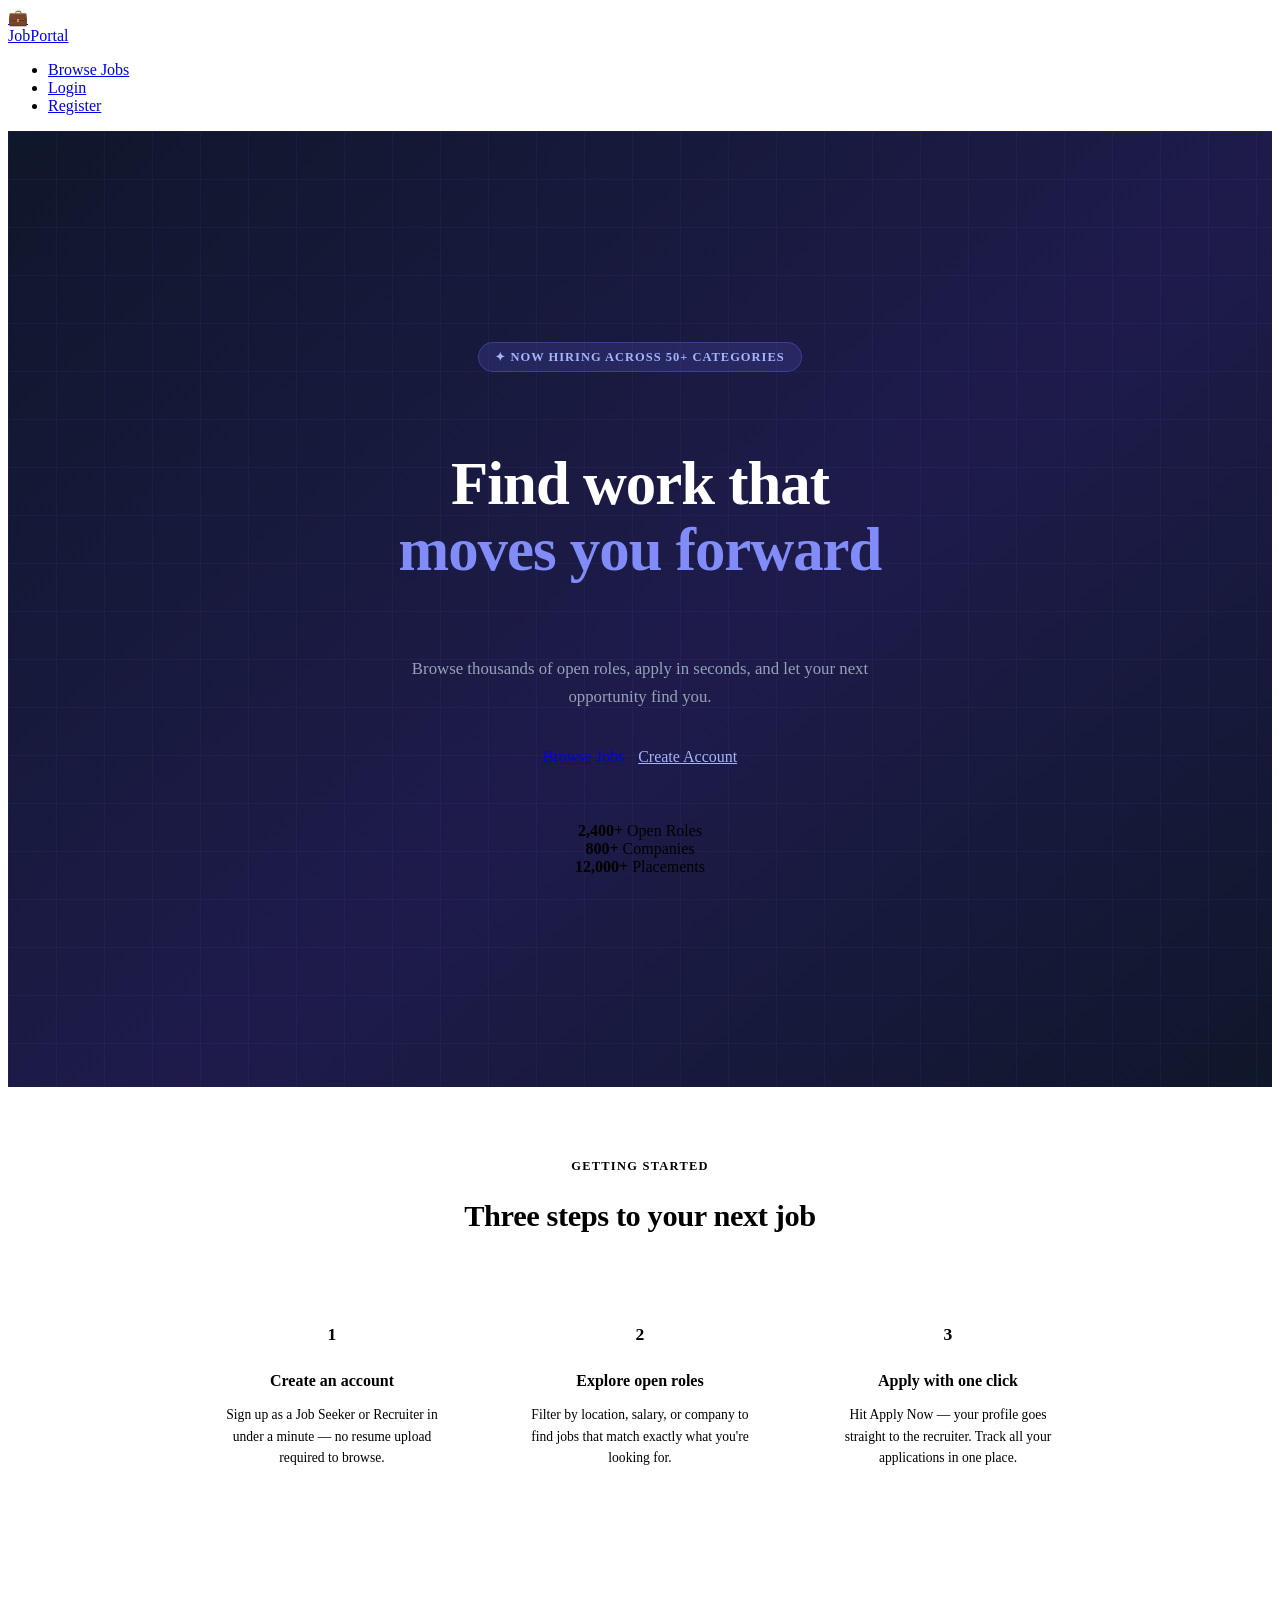
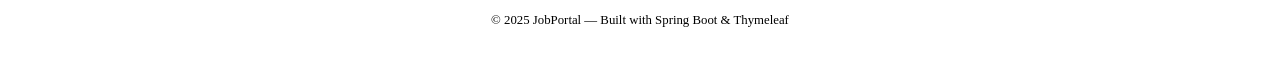
<file: src/main/resources/templates/index.html>
<!DOCTYPE html>
<html xmlns:th="http://www.thymeleaf.org" lang="en">
<head>
  <meta charset="UTF-8">
  <meta name="viewport" content="width=device-width, initial-scale=1.0">
  <title>Job Portal — Find Your Dream Job</title>
  <link rel="stylesheet" th:href="@{/css/style.css}">
  <style>
    /* ── INDEX-ONLY STYLES ── */
    .hero {
      min-height: calc(100vh - 64px);
      background: linear-gradient(140deg, #0f172a 0%, #1e1b4b 55%, #0f172a 100%);
      display: flex;
      flex-direction: column;
      align-items: center;
      justify-content: center;
      text-align: center;
      padding: 60px 24px;
      position: relative;
      overflow: hidden;
    }

    /* subtle grid pattern */
    .hero::before {
      content: '';
      position: absolute;
      inset: 0;
      background-image:
        linear-gradient(rgba(99,102,241,.07) 1px, transparent 1px),
        linear-gradient(90deg, rgba(99,102,241,.07) 1px, transparent 1px);
      background-size: 48px 48px;
      pointer-events: none;
    }

    .hero-eyebrow {
      display: inline-flex;
      align-items: center;
      gap: 8px;
      background: rgba(99,102,241,.18);
      border: 1px solid rgba(99,102,241,.35);
      color: #a5b4fc;
      font-size: .78rem;
      font-weight: 600;
      letter-spacing: .08em;
      text-transform: uppercase;
      padding: 6px 16px;
      border-radius: 99px;
      margin-bottom: 28px;
      position: relative;
    }

    .hero h1 {
      font-size: clamp(2.2rem, 5vw, 3.8rem);
      font-weight: 800;
      color: #fff;
      line-height: 1.1;
      letter-spacing: -1px;
      max-width: 720px;
      position: relative;
    }

    .hero h1 .highlight {
      color: #818cf8;
      position: relative;
    }

    .hero-sub {
      color: #94a3b8;
      font-size: 1.05rem;
      max-width: 520px;
      margin: 20px auto 36px;
      line-height: 1.7;
      position: relative;
    }

    .hero-cta {
      display: flex;
      gap: 14px;
      flex-wrap: wrap;
      justify-content: center;
      position: relative;
    }

    .stats-row {
      margin-top: 56px;
      position: relative;
    }

    /* ── HOW IT WORKS ── */
    .how-section {
      max-width: 900px;
      margin: 72px auto;
      padding: 0 24px;
      text-align: center;
    }

    .section-eyebrow {
      font-size: .78rem;
      font-weight: 700;
      letter-spacing: .1em;
      text-transform: uppercase;
      color: var(--indigo);
      margin-bottom: 10px;
    }

    .section-title {
      font-size: 1.9rem;
      font-weight: 800;
      color: var(--slate-900);
      letter-spacing: -0.4px;
      margin-bottom: 48px;
    }

    .steps-grid {
      display: grid;
      grid-template-columns: repeat(auto-fit, minmax(220px, 1fr));
      gap: 24px;
    }

    .step-card {
      background: var(--white);
      border: 1px solid var(--slate-200);
      border-radius: var(--radius);
      padding: 30px 24px;
      box-shadow: var(--shadow-sm);
    }

    .step-num {
      width: 44px;
      height: 44px;
      background: var(--indigo-dim);
      color: var(--indigo);
      border-radius: 12px;
      display: flex;
      align-items: center;
      justify-content: center;
      font-weight: 800;
      font-size: 1.1rem;
      margin: 0 auto 16px;
    }

    .step-card h3 {
      font-size: 1rem;
      font-weight: 700;
      color: var(--slate-900);
      margin-bottom: 8px;
    }

    .step-card p {
      font-size: .85rem;
      color: var(--slate-600);
      line-height: 1.6;
    }

    /* ── FOOTER ── */
    footer {
      text-align: center;
      padding: 28px;
      color: var(--slate-400);
      font-size: .8rem;
      border-top: 1px solid var(--slate-200);
      background: var(--white);
      margin-top: 40px;
    }
  </style>
</head>
<body>

  <!-- NAV -->
  <nav class="nav">
    <div class="nav-inner">
      <a href="/" class="nav-brand">
        <div class="logo-icon">💼</div>
        <span>JobPortal</span>
      </a>
      <ul class="nav-links">
        <li><a href="/jobs-page">Browse Jobs</a></li>
        <li><a href="/login">Login</a></li>
        <li><a href="/register" class="btn-nav">Register</a></li>
      </ul>
    </div>
  </nav>

  <!-- HERO -->
  <section class="hero">
    <div class="hero-eyebrow">✦ Now hiring across 50+ categories</div>
    <h1>Find work that<br><span class="highlight">moves you forward</span></h1>
    <p class="hero-sub">Browse thousands of open roles, apply in seconds, and let your next opportunity find you.</p>
    <div class="hero-cta">
      <a href="/jobs-page" class="btn btn-primary btn-lg">Browse Jobs</a>
      <a href="/register" class="btn btn-outline btn-lg" style="color:#a5b4fc;border-color:rgba(165,180,252,.5);">Create Account</a>
    </div>
    <div class="stats-row">
      <div class="stat-pill"><strong>2,400+</strong> Open Roles</div>
      <div class="stat-pill"><strong>800+</strong> Companies</div>
      <div class="stat-pill"><strong>12,000+</strong> Placements</div>
    </div>
  </section>

  <!-- HOW IT WORKS -->
  <section class="how-section">
    <p class="section-eyebrow">Getting started</p>
    <h2 class="section-title">Three steps to your next job</h2>
    <div class="steps-grid">
      <div class="step-card">
        <div class="step-num">1</div>
        <h3>Create an account</h3>
        <p>Sign up as a Job Seeker or Recruiter in under a minute — no resume upload required to browse.</p>
      </div>
      <div class="step-card">
        <div class="step-num">2</div>
        <h3>Explore open roles</h3>
        <p>Filter by location, salary, or company to find jobs that match exactly what you're looking for.</p>
      </div>
      <div class="step-card">
        <div class="step-num">3</div>
        <h3>Apply with one click</h3>
        <p>Hit Apply Now — your profile goes straight to the recruiter. Track all your applications in one place.</p>
      </div>
    </div>
  </section>

  <footer>
    &copy; 2025 JobPortal &mdash; Built with Spring Boot &amp; Thymeleaf
  </footer>

</body>
</html>
</file>
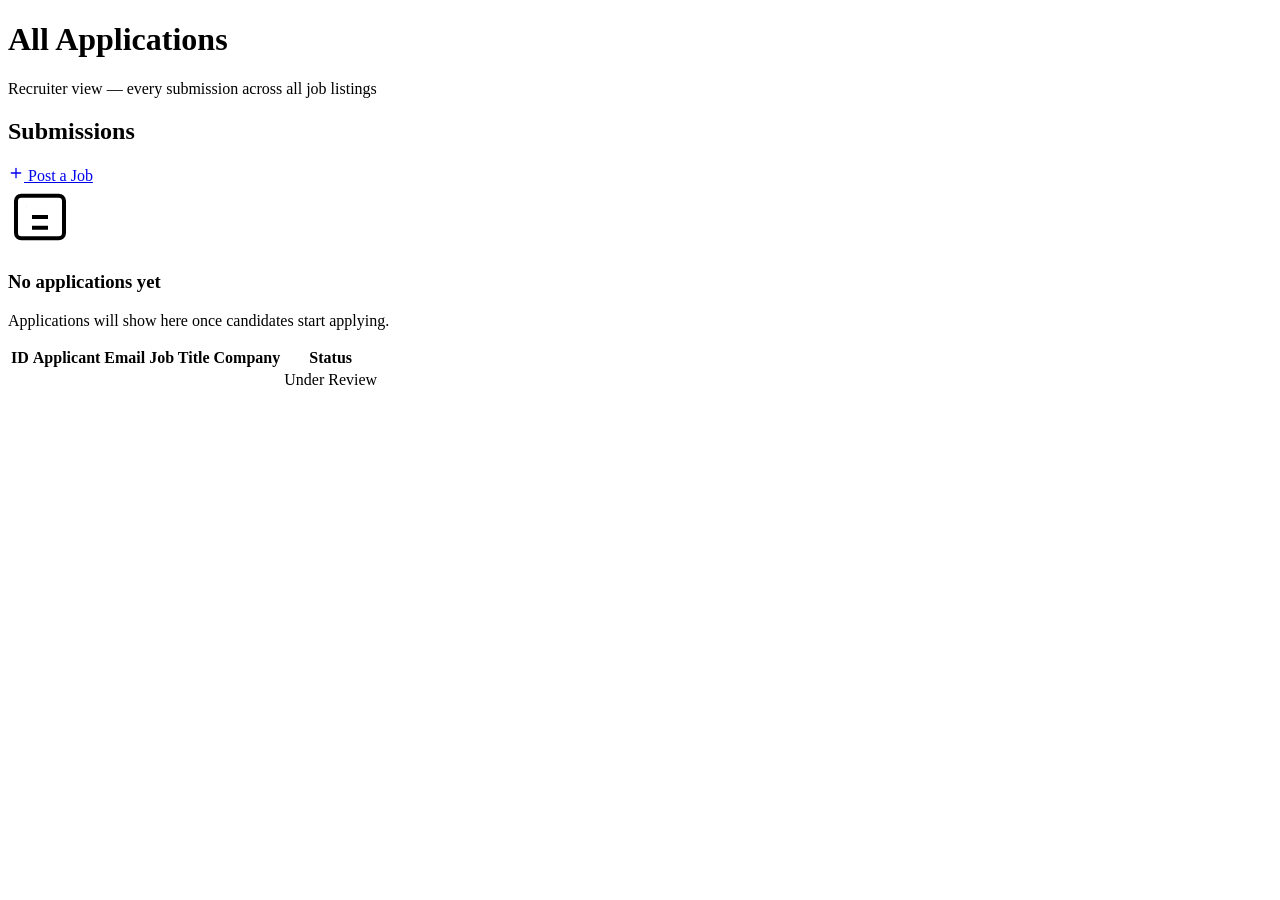
<file: src/main/resources/templates/applications.html>
<!DOCTYPE html>
<html xmlns:th="http://www.thymeleaf.org" lang="en">
<head>
  <meta charset="UTF-8">
  <meta name="viewport" content="width=device-width, initial-scale=1.0">
  <title>All Applications — Job Portal</title>
  <link rel="stylesheet" th:href="@{/css/style.css}">
</head>
<body>

    <div th:replace="~{nav-fragment :: nav}"></div>

  <!-- HERO BAND -->
  <div class="page-hero">
    <h1>All Applications</h1>
    <p>Recruiter view — every submission across all job listings</p>
  </div>

  <!-- BODY -->
  <div class="page-body">

    <!-- toolbar -->
    <div class="toolbar">
      <div>
        <h2>Submissions</h2>
        <p th:text="${applications.size()} + ' total applications'"></p>
      </div>
      <a href="/post-job" class="btn btn-primary">
        <svg width="16" height="16" fill="none" stroke="currentColor" stroke-width="2" viewBox="0 0 24 24"><path stroke-linecap="round" d="M12 5v14M5 12h14"/></svg>
        Post a Job
      </a>
    </div>

    <!-- empty state -->
    <div class="empty-state" th:if="${applications.isEmpty()}">
      <svg width="64" height="64" fill="none" stroke="currentColor" stroke-width="1.5" viewBox="0 0 24 24">
        <path d="M9 12h6M9 16h6M7 8h.01M5 20h14a2 2 0 0 0 2-2V6a2 2 0 0 0-2-2H5a2 2 0 0 0-2 2v12a2 2 0 0 0 2 2z"/>
      </svg>
      <h3>No applications yet</h3>
      <p>Applications will show here once candidates start applying.</p>
    </div>

    <!-- table -->
    <div class="table-wrap" th:if="${!applications.isEmpty()}">
      <table>
        <thead>
          <tr>
            <th>ID</th>
            <th>Applicant</th>
            <th>Email</th>
            <th>Job Title</th>
            <th>Company</th>
            <th>Status</th>
          </tr>
        </thead>
        <tbody>
          <tr th:each="app : ${applications}">
            <td>
              <span class="badge badge-indigo" th:text="'#' + ${app.id}"></span>
            </td>
            <td>
              <span style="font-weight:600;color:var(--slate-900);"
                    th:text="${app.user != null ? app.user.name : 'N/A'}"></span>
            </td>
            <td th:text="${app.user != null ? app.user.email : 'N/A'}"></td>
            <td th:text="${app.job  != null ? app.job.title   : 'N/A'}"></td>
            <td th:text="${app.job  != null ? app.job.company : 'N/A'}"></td>
            <td><span class="badge badge-amber">Under Review</span></td>
          </tr>
        </tbody>
      </table>
    </div>

  </div>

</body>
</html>
</file>
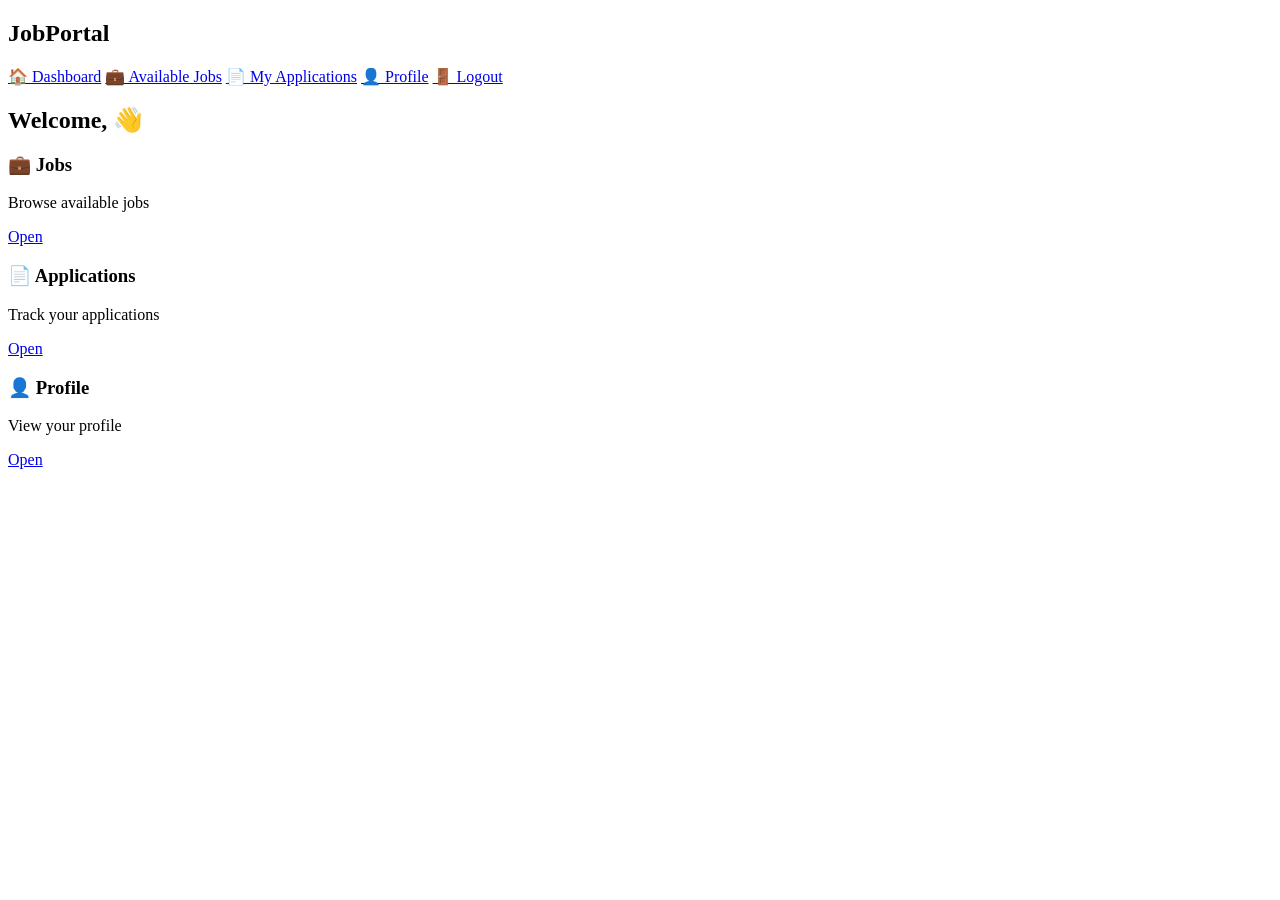
<file: src/main/resources/templates/dashboard.html>
<!DOCTYPE html>
<html xmlns:th="http://www.thymeleaf.org">
<head>
<meta charset="UTF-8">
<title>Dashboard</title>

<link rel="stylesheet" th:href="@{/css/style.css}">

</head>
<body>

<div class="sidebar">

    <div class="logo">
        <h2>JobPortal</h2>
    </div>

    <a href="/dashboard">🏠 Dashboard</a>

    <a href="/jobs-page">💼 Available Jobs</a>

    <a href="/my-applications">📄 My Applications</a>

    <a href="/profile">👤 Profile</a>

    <a href="/logout">🚪 Logout</a>

</div>

<div class="main">

    <div class="topbar">

        <h2>
            Welcome,
            <span th:text="${user.name}"></span> 👋
        </h2>

    </div>

    <div class="cards">

        <div class="card">
            <h3>💼 Jobs</h3>
            <p>Browse available jobs</p>
            <a href="/jobs-page">Open</a>
        </div>

        <div class="card">
            <h3>📄 Applications</h3>
            <p>Track your applications</p>
            <a href="/my-applications">Open</a>
        </div>

        <div class="card">
            <h3>👤 Profile</h3>
            <p>View your profile</p>
            <a href="/profile">Open</a>
        </div>

    </div>

</div>

</body>
</html>
</file>
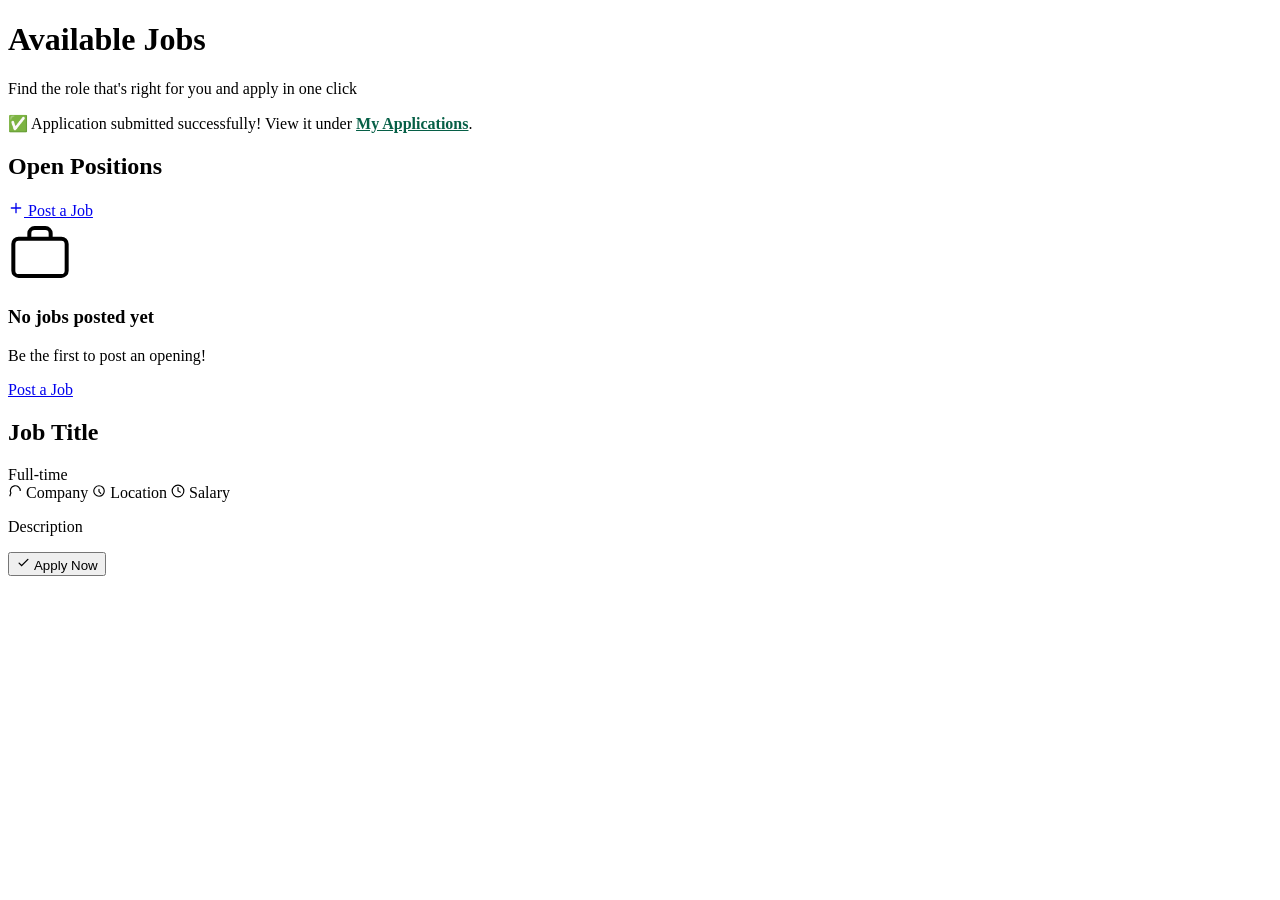
<file: src/main/resources/templates/jobs.html>
<!DOCTYPE html>
<html xmlns:th="http://www.thymeleaf.org" lang="en">
<head>
  <meta charset="UTF-8">
  <meta name="viewport" content="width=device-width, initial-scale=1.0">
  <title>Browse Jobs — Job Portal</title>
  <link rel="stylesheet" th:href="@{/css/style.css}">
</head>
<body>

  <div th:replace="~{nav-fragment :: nav}"></div>

  <!-- HERO BAND -->
  <div class="page-hero">
    <h1>Available Jobs</h1>
    <p>Find the role that's right for you and apply in one click</p>
  </div>

  <!-- BODY -->
  <div class="page-body">

    <!-- applied success banner -->
    <div class="alert alert-success" th:if="${param.applied}">
      ✅ Application submitted successfully! View it under <a href="/my-applications" style="color:#065f46;font-weight:700;">My Applications</a>.
    </div>

    <!-- toolbar -->
    <div class="toolbar">
      <div>
        <h2>Open Positions</h2>
        <p th:text="${jobs.size()} + ' jobs listed'"></p>
      </div>
      <a href="/post-job" class="btn btn-primary">
        <svg width="16" height="16" fill="none" stroke="currentColor" stroke-width="2" viewBox="0 0 24 24"><path stroke-linecap="round" d="M12 5v14M5 12h14"/></svg>
        Post a Job
      </a>
    </div>

    <!-- empty state -->
    <div class="empty-state" th:if="${jobs.isEmpty()}">
      <svg width="64" height="64" fill="none" stroke="currentColor" stroke-width="1.5" viewBox="0 0 24 24">
        <rect x="2" y="7" width="20" height="14" rx="2"/><path d="M16 7V5a2 2 0 0 0-2-2h-4a2 2 0 0 0-2 2v2"/>
      </svg>
      <h3>No jobs posted yet</h3>
      <p>Be the first to post an opening!</p>
      <a href="/post-job" class="btn btn-primary" style="margin-top:18px;">Post a Job</a>
    </div>

    <!-- job grid -->
    <div class="jobs-grid" th:if="${!jobs.isEmpty()}">

      <div class="job-card" th:each="job : ${jobs}">

        <div class="job-card-header">
          <h2 th:text="${job.title}">Job Title</h2>
          <span class="job-badge">Full-time</span>
        </div>

        <div class="job-meta">
          <span class="job-meta-item">
            <svg width="14" height="14" fill="none" stroke="currentColor" stroke-width="2" viewBox="0 0 24 24"><path d="M3 21l1.9-5.7A8.5 8.5 0 1 1 21 12"/></svg>
            <span th:text="${job.company}">Company</span>
          </span>
          <span class="job-meta-item">
            <svg width="14" height="14" fill="none" stroke="currentColor" stroke-width="2" viewBox="0 0 24 24"><path stroke-linecap="round" d="M12 21a9 9 0 1 0 0-18 9 9 0 0 0 0 18z"/><path stroke-linecap="round" d="M12 9v4l3 3"/></svg>
            <span th:text="${job.location}">Location</span>
          </span>
          <span class="job-meta-item">
            <svg width="14" height="14" fill="none" stroke="currentColor" stroke-width="2" viewBox="0 0 24 24"><circle cx="12" cy="12" r="10"/><path stroke-linecap="round" d="M12 6v6l4 2"/></svg>
            <span th:text="${job.salary}">Salary</span>
          </span>
        </div>

        <p class="job-description" th:text="${job.description}">Description</p>

        <div class="job-card-footer">
          <!-- single, clean apply form (bug-fix: removed duplicate nested form) -->
          <form th:action="@{/apply-job}" method="post">
            <input type="hidden" name="jobId" th:value="${job.id}">
            <button type="submit" class="btn btn-success btn-full">
              <svg width="15" height="15" fill="none" stroke="currentColor" stroke-width="2.2" viewBox="0 0 24 24"><path stroke-linecap="round" d="M5 13l4 4L19 7"/></svg>
              Apply Now
            </button>
          </form>
        </div>

      </div>

    </div>
  </div>

</body>
</html>
</file>
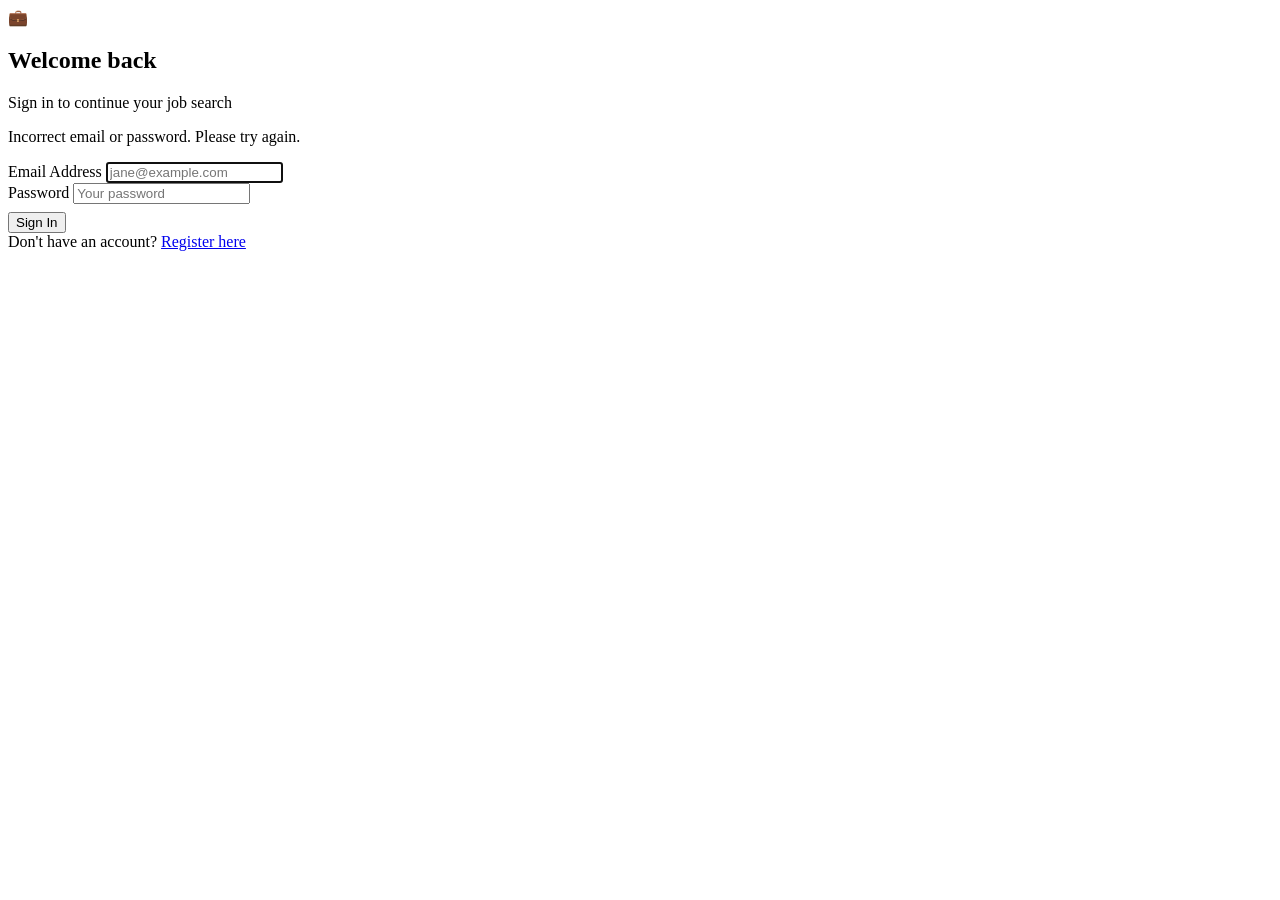
<file: src/main/resources/templates/login.html>
<!DOCTYPE html>
<html xmlns:th="http://www.thymeleaf.org" lang="en">
<head>
  <meta charset="UTF-8">
  <meta name="viewport" content="width=device-width, initial-scale=1.0">
  <title>Login — Job Portal</title>
  <link rel="stylesheet" th:href="@{/css/style.css}">
</head>
<body>

  <div class="auth-wrap">
    <div class="auth-card">

      <div class="auth-logo">
        <div class="logo-icon">💼</div>
        <h2>Welcome back</h2>
        <p class="auth-sub">Sign in to continue your job search</p>
      </div>

      <!-- Show error if redirected with ?error -->
      <div class="alert alert-error"
           th:if="${param.error}"
           style="margin-bottom:16px;">
        Incorrect email or password. Please try again.
      </div>

      <form action="/login-user" method="post">

        <div class="form-group">
          <label for="email">Email Address</label>
          <input type="email" id="email" name="email" placeholder="jane@example.com" required autofocus>
        </div>

        <div class="form-group">
          <label for="password">Password</label>
          <input type="password" id="password" name="password" placeholder="Your password" required>
        </div>

        <button type="submit" class="btn btn-primary btn-full" style="margin-top:8px;">
          Sign In
        </button>

      </form>

      <div class="auth-link">
        Don't have an account? <a href="/register">Register here</a>
      </div>

    </div>
  </div>

</body>
</html>
</file>
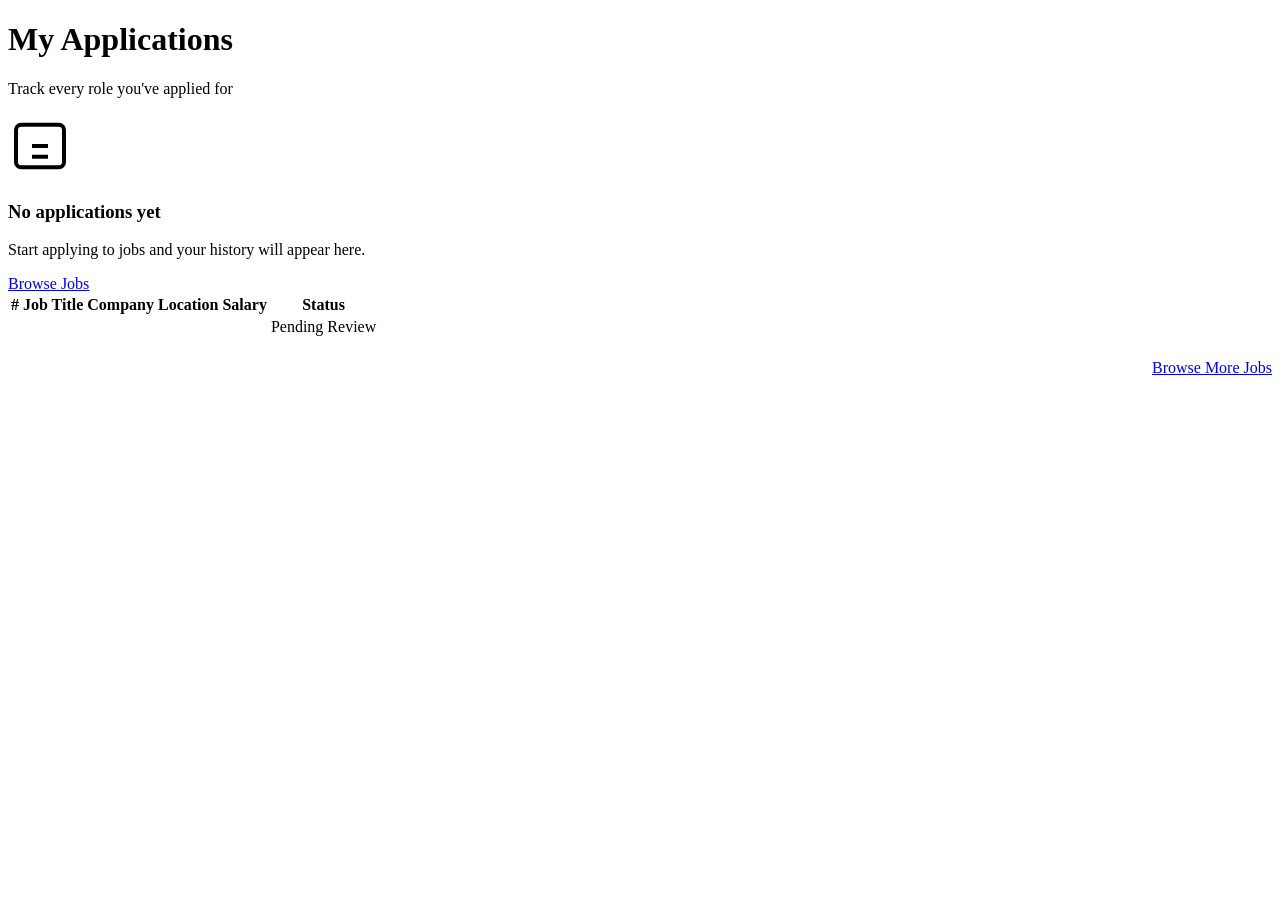
<file: src/main/resources/templates/my-applications.html>
<!DOCTYPE html>
<html xmlns:th="http://www.thymeleaf.org" lang="en">
<head>
  <meta charset="UTF-8">
  <meta name="viewport" content="width=device-width, initial-scale=1.0">
  <title>My Applications — Job Portal</title>
  <link rel="stylesheet" th:href="@{/css/style.css}">
</head>
<body>

    <div th:replace="~{nav-fragment :: nav}"></div>

  <!-- HERO BAND -->
  <div class="page-hero">
    <h1>My Applications</h1>
    <p>Track every role you've applied for</p>
  </div>

  <!-- BODY -->
  <div class="page-body">

    <!-- empty state -->
    <div class="empty-state" th:if="${applications.isEmpty()}">
      <svg width="64" height="64" fill="none" stroke="currentColor" stroke-width="1.5" viewBox="0 0 24 24">
        <path d="M9 12h6M9 16h6M7 8h.01M5 20h14a2 2 0 0 0 2-2V6a2 2 0 0 0-2-2H5a2 2 0 0 0-2 2v12a2 2 0 0 0 2 2z"/>
      </svg>
      <h3>No applications yet</h3>
      <p>Start applying to jobs and your history will appear here.</p>
      <a href="/jobs-page" class="btn btn-primary" style="margin-top:18px;">Browse Jobs</a>
    </div>

    <!-- applications table (BUG FIX: added th:each, added null-safe checks) -->
    <div class="table-wrap" th:if="${!applications.isEmpty()}">
      <table>
        <thead>
          <tr>
            <th>#</th>
            <th>Job Title</th>
            <th>Company</th>
            <th>Location</th>
            <th>Salary</th>
            <th>Status</th>
          </tr>
        </thead>
        <tbody>
          <tr th:each="app, iterStat : ${applications}">
            <td th:text="${iterStat.count}"></td>
            <td>
              <span style="font-weight:600;color:var(--slate-900);"
                    th:text="${app.job != null ? app.job.title : 'N/A'}"></span>
            </td>
            <td th:text="${app.job != null ? app.job.company : 'N/A'}"></td>
            <td th:text="${app.job != null ? app.job.location : 'N/A'}"></td>
            <td th:text="${app.job != null ? app.job.salary : 'N/A'}"></td>
            <td><span class="badge badge-amber">Pending Review</span></td>
          </tr>
        </tbody>
      </table>
    </div>

    <div th:if="${!applications.isEmpty()}" style="margin-top:20px;text-align:right;">
      <a href="/jobs-page" class="btn btn-outline">Browse More Jobs</a>
    </div>

  </div>

</body>
</html>
</file>
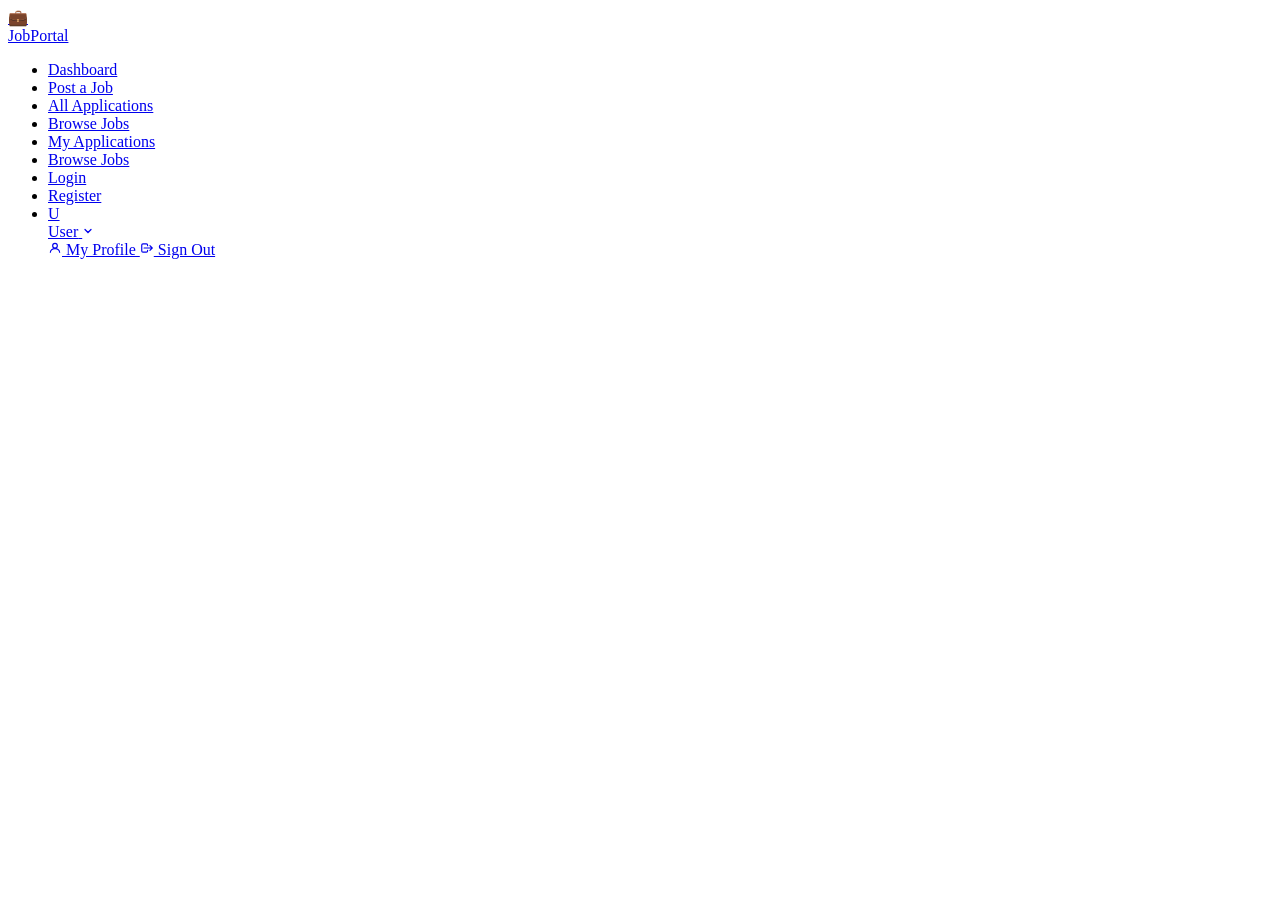
<file: src/main/resources/templates/nav-fragment.html>
<!DOCTYPE html>
<html xmlns:th="http://www.thymeleaf.org" lang="en">
<!--
  This file is NOT rendered directly.
  It holds the shared nav fragment included in every page via:
    <div th:replace="~{nav-fragment :: nav}"></div>
-->
<body>

<nav class="nav" th:fragment="nav">
  <div class="nav-inner">

    <!-- Brand -->
    <a href="/" class="nav-brand">
      <div class="logo-icon">💼</div>
      <span>JobPortal</span>
    </a>

    <!-- Links -->
    <ul class="nav-links">

      <!-- RECRUITER links -->
      <th:block th:if="${session.userRole == 'RECRUITER'}">
        <li><a href="/recruiter-dashboard">Dashboard</a></li>
        <li><a href="/post-job">Post a Job</a></li>
        <li><a href="/applications-page">All Applications</a></li>
      </th:block>

      <!-- JOB SEEKER links -->
      <th:block th:if="${session.userRole == 'JOBSEEKER'}">
        <li><a href="/jobs-page">Browse Jobs</a></li>
        <li><a href="/my-applications">My Applications</a></li>
      </th:block>

      <!-- Public links (not logged in) -->
      <th:block th:if="${session.userId == null}">
        <li><a href="/jobs-page">Browse Jobs</a></li>
        <li><a href="/login">Login</a></li>
        <li><a href="/register" class="btn-nav">Register</a></li>
      </th:block>

      <!-- Logged-in user: profile dropdown -->
      <th:block th:if="${session.userId != null}">
        <li class="nav-profile-wrap">
          <a href="/profile" class="nav-profile">
            <div class="nav-avatar" th:text="${#strings.substring(session.userName, 0, 1).toUpperCase()}">U</div>
            <span th:text="${session.userName}">User</span>
            <svg width="12" height="12" fill="none" stroke="currentColor" stroke-width="2.5" viewBox="0 0 24 24"><path stroke-linecap="round" d="M6 9l6 6 6-6"/></svg>
          </a>
          <div class="nav-dropdown">
            <a href="/profile">
              <svg width="14" height="14" fill="none" stroke="currentColor" stroke-width="2" viewBox="0 0 24 24"><circle cx="12" cy="8" r="4"/><path d="M4 20c0-4 3.6-7 8-7s8 3 8 7"/></svg>
              My Profile
            </a>
            <a href="/logout" class="logout-link">
              <svg width="14" height="14" fill="none" stroke="currentColor" stroke-width="2" viewBox="0 0 24 24"><path stroke-linecap="round" d="M17 16l4-4m0 0l-4-4m4 4H7m6 4v1a2 2 0 0 1-2 2H5a2 2 0 0 1-2-2V7a2 2 0 0 1 2-2h6a2 2 0 0 1 2 2v1"/></svg>
              Sign Out
            </a>
          </div>
        </li>
      </th:block>

    </ul>
  </div>
</nav>

</body>
</html>
</file>
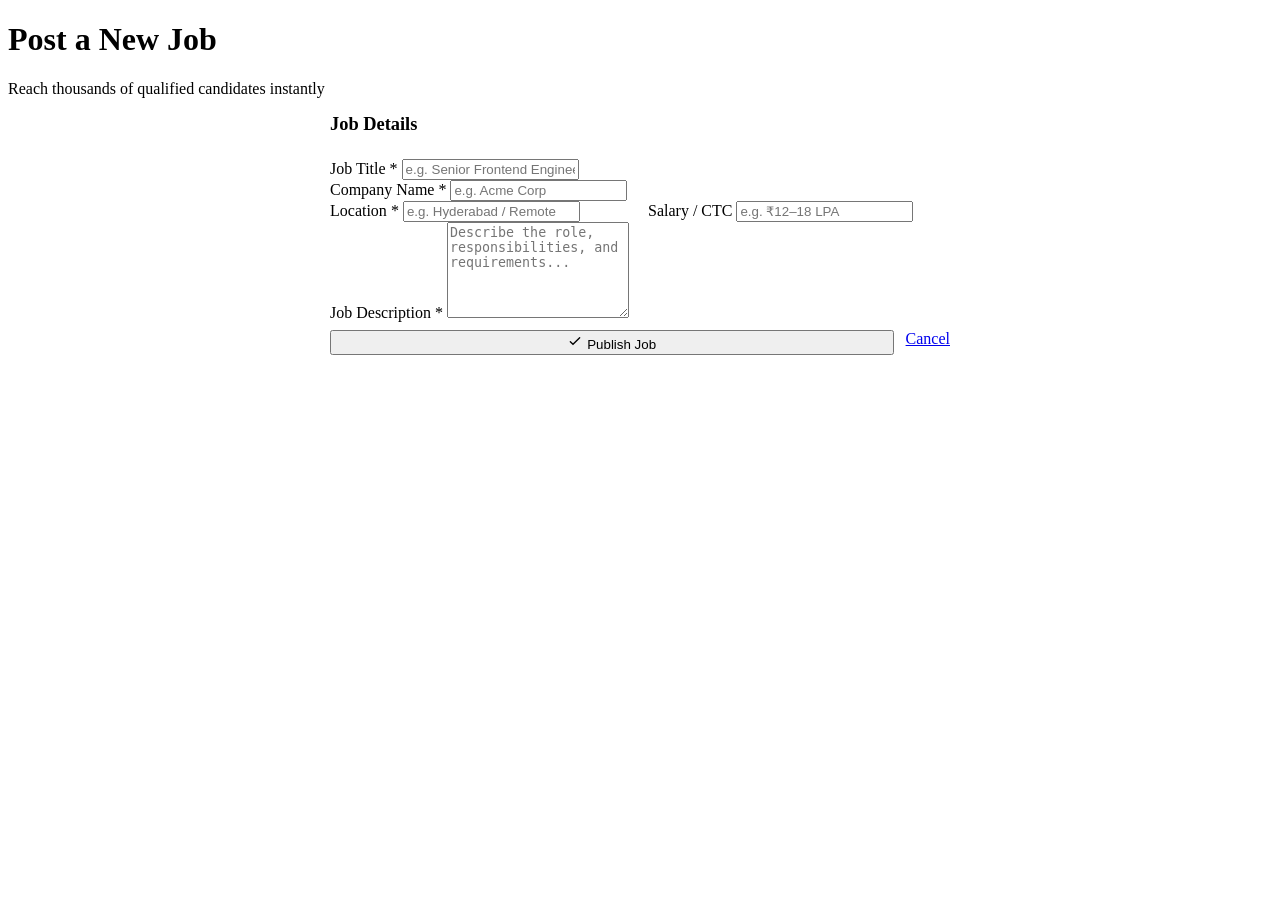
<file: src/main/resources/templates/post-job.html>
<!DOCTYPE html>
<html xmlns:th="http://www.thymeleaf.org" lang="en">
<head>
  <meta charset="UTF-8">
  <meta name="viewport" content="width=device-width, initial-scale=1.0">
  <title>Post a Job — Job Portal</title>
  <link rel="stylesheet" th:href="@{/css/style.css}">
</head>
<body>

    <div th:replace="~{nav-fragment :: nav}"></div>

  <!-- HERO BAND -->
  <div class="page-hero">
    <h1>Post a New Job</h1>
    <p>Reach thousands of qualified candidates instantly</p>
  </div>

  <!-- BODY -->
  <div class="page-body">
    <div style="max-width:620px;margin:0 auto;">
      <div class="card">

        <h2 style="font-size:1.15rem;font-weight:700;color:var(--slate-900);margin-bottom:24px;">Job Details</h2>

        <form action="/save-job" method="post">

          <div class="form-group">
            <label for="title">Job Title <span style="color:var(--red)">*</span></label>
            <input type="text" id="title" name="title" placeholder="e.g. Senior Frontend Engineer" required>
          </div>

          <div class="form-group">
            <label for="company">Company Name <span style="color:var(--red)">*</span></label>
            <input type="text" id="company" name="company" placeholder="e.g. Acme Corp" required>
          </div>

          <div style="display:grid;grid-template-columns:1fr 1fr;gap:16px;">
            <div class="form-group">
              <label for="location">Location <span style="color:var(--red)">*</span></label>
              <input type="text" id="location" name="location" placeholder="e.g. Hyderabad / Remote" required>
            </div>
            <div class="form-group">
              <label for="salary">Salary / CTC</label>
              <input type="text" id="salary" name="salary" placeholder="e.g. ₹12–18 LPA">
            </div>
          </div>

          <div class="form-group">
            <label for="description">Job Description <span style="color:var(--red)">*</span></label>
            <textarea id="description" name="description" rows="6"
              placeholder="Describe the role, responsibilities, and requirements..." required></textarea>
          </div>

          <div style="display:flex;gap:12px;margin-top:8px;">
            <button type="submit" class="btn btn-primary" style="flex:1;">
              <svg width="16" height="16" fill="none" stroke="currentColor" stroke-width="2" viewBox="0 0 24 24"><path stroke-linecap="round" d="M5 13l4 4L19 7"/></svg>
              Publish Job
            </button>
            <a href="/jobs-page" class="btn btn-outline">Cancel</a>
          </div>

        </form>

      </div>
    </div>
  </div>

</body>
</html>
</file>
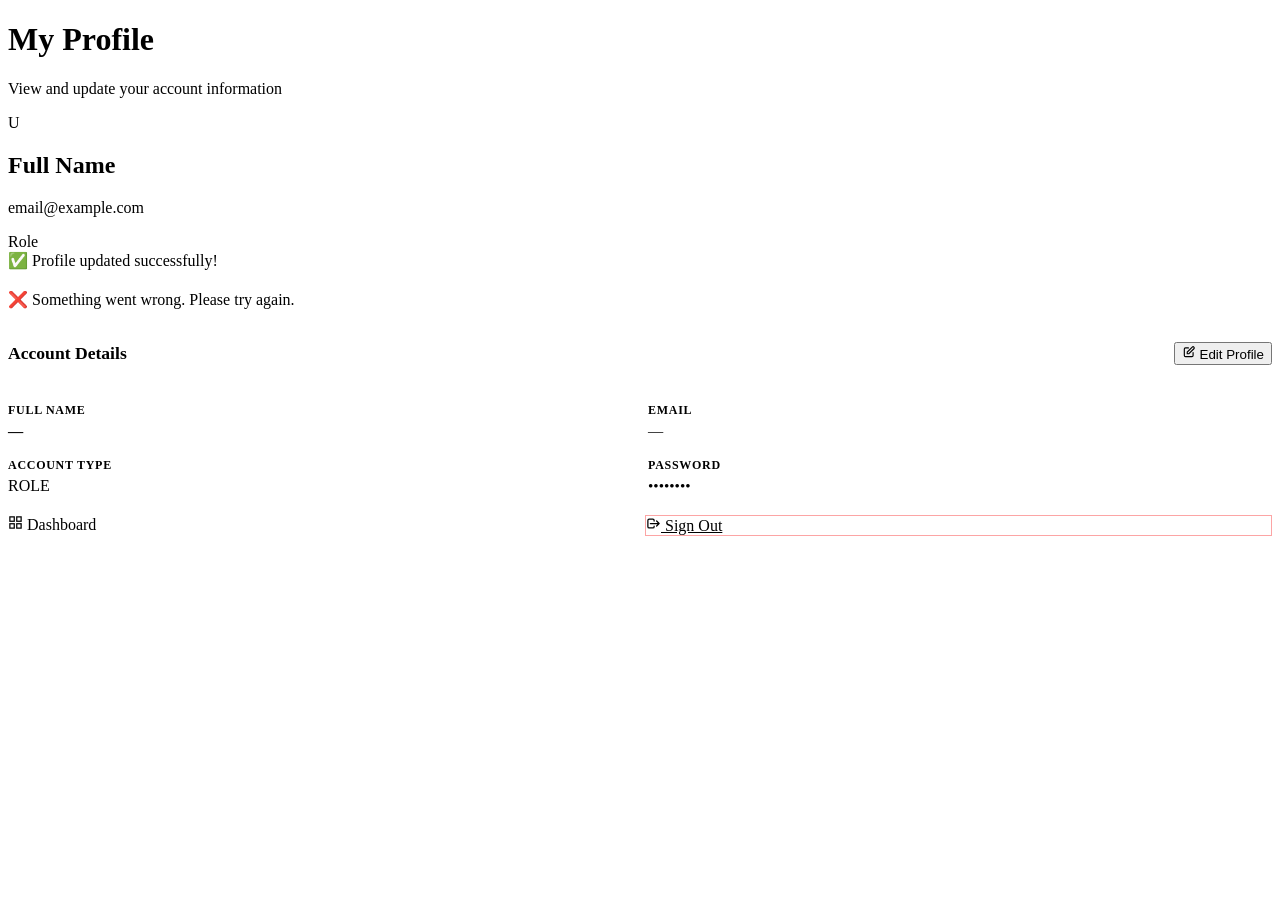
<file: src/main/resources/templates/profile.html>
<!DOCTYPE html>
<html xmlns:th="http://www.thymeleaf.org" lang="en">
<head>
  <meta charset="UTF-8">
  <meta name="viewport" content="width=device-width, initial-scale=1.0">
  <title>My Profile — Job Portal</title>
  <link rel="stylesheet" th:href="@{/css/style.css}">
  <style>
    .edit-toggle { display: none; }
    .view-mode .edit-form  { display: none; }
    .view-mode .view-info  { display: block; }
    .edit-mode .edit-form  { display: block; }
    .edit-mode .view-info  { display: none; }
  </style>
</head>
<body>

  <div th:replace="~{nav-fragment :: nav}"></div>

  <div class="page-hero">
    <h1>My Profile</h1>
    <p>View and update your account information</p>
  </div>

  <div class="page-body">
    <div class="profile-wrap">

      <!-- ── PROFILE HEADER ── -->
      <div class="profile-header-card">
        <div class="profile-big-avatar"
             th:text="${#strings.substring(user.name, 0, 1).toUpperCase()}">U</div>
        <div class="profile-header-info">
          <h2 th:text="${user.name}">Full Name</h2>
          <p th:text="${user.email}">email@example.com</p>
          <div class="profile-role-pill">
            <span th:text="${user.role == 'RECRUITER'} ? '🏢 Recruiter' : '🔍 Job Seeker'">Role</span>
          </div>
        </div>
      </div>

      <!-- success / error flash -->
      <div class="alert alert-success" th:if="${param.updated}" style="margin-bottom:20px;">
        ✅ Profile updated successfully!
      </div>
      <div class="alert alert-error" th:if="${param.error}" style="margin-bottom:20px;">
        ❌ Something went wrong. Please try again.
      </div>

      <!-- ── PROFILE CARD ── -->
      <div class="card" id="profileCard">

        <!-- ── VIEW MODE ── -->
        <div class="view-info">
          <div style="display:flex;justify-content:space-between;align-items:center;margin-bottom:24px;">
            <h2 style="font-size:1.1rem;font-weight:700;color:var(--slate-900);">Account Details</h2>
            <button onclick="switchToEdit()" class="btn btn-outline btn-sm">
              <svg width="14" height="14" fill="none" stroke="currentColor" stroke-width="2" viewBox="0 0 24 24">
                <path stroke-linecap="round" d="M11 5H6a2 2 0 0 0-2 2v11a2 2 0 0 0 2 2h11a2 2 0 0 0 2-2v-5m-1.414-9.414a2 2 0 0 1 2.828 2.828L11.828 15H9v-2.828l8.586-8.586z"/>
              </svg>
              Edit Profile
            </button>
          </div>

          <div style="display:grid;gap:18px;">

            <div style="display:grid;grid-template-columns:1fr 1fr;gap:16px;">
              <div>
                <div style="font-size:.75rem;font-weight:600;text-transform:uppercase;letter-spacing:.06em;color:var(--slate-400);margin-bottom:4px;">Full Name</div>
                <div style="font-size:.95rem;font-weight:600;color:var(--slate-900);" th:text="${user.name}">—</div>
              </div>
              <div>
                <div style="font-size:.75rem;font-weight:600;text-transform:uppercase;letter-spacing:.06em;color:var(--slate-400);margin-bottom:4px;">Email</div>
                <div style="font-size:.95rem;color:var(--slate-700);" th:text="${user.email}">—</div>
              </div>
            </div>

            <div style="display:grid;grid-template-columns:1fr 1fr;gap:16px;">
              <div>
                <div style="font-size:.75rem;font-weight:600;text-transform:uppercase;letter-spacing:.06em;color:var(--slate-400);margin-bottom:4px;">Account Type</div>
                <span class="badge"
                      th:classappend="${user.role == 'RECRUITER'} ? 'badge-indigo' : 'badge-green'"
                      th:text="${user.role}">ROLE</span>
              </div>
              <div>
                <div style="font-size:.75rem;font-weight:600;text-transform:uppercase;letter-spacing:.06em;color:var(--slate-400);margin-bottom:4px;">Password</div>
                <div style="font-size:.95rem;color:var(--slate-700);">••••••••</div>
              </div>
            </div>

          </div>
        </div>

        <!-- ── EDIT MODE ── -->
        <div class="edit-form" style="display:none;">
          <div style="display:flex;justify-content:space-between;align-items:center;margin-bottom:24px;">
            <h2 style="font-size:1.1rem;font-weight:700;color:var(--slate-900);">Edit Account Details</h2>
            <button onclick="switchToView()" class="btn btn-outline btn-sm" type="button">Cancel</button>
          </div>

          <form th:action="@{/update-profile}" method="post">

            <div style="display:grid;grid-template-columns:1fr 1fr;gap:16px;">
              <div class="form-group">
                <label for="name">Full Name</label>
                <input type="text" id="name" name="name" th:value="${user.name}" required>
              </div>
              <div class="form-group">
                <label for="email">Email Address</label>
                <input type="email" id="email" name="email" th:value="${user.email}" required>
              </div>
            </div>

            <div class="form-group">
              <label for="password">New Password <span style="color:var(--slate-400);font-weight:400;">(leave blank to keep current)</span></label>
              <input type="password" id="password" name="password" placeholder="Enter new password">
            </div>

            <div class="form-group">
              <label for="role">Account Type</label>
              <select id="role" name="role">
                <option value="JOBSEEKER" th:selected="${user.role == 'JOBSEEKER'}">Job Seeker</option>
                <option value="RECRUITER" th:selected="${user.role == 'RECRUITER'}">Recruiter</option>
              </select>
            </div>

            <div style="display:flex;gap:10px;margin-top:8px;">
              <button type="submit" class="btn btn-primary" style="flex:1;">Save Changes</button>
              <button type="button" onclick="switchToView()" class="btn btn-outline">Cancel</button>
            </div>

          </form>
        </div>

      </div>

      <!-- ── QUICK LINKS ── -->
      <div style="display:flex;gap:12px;margin-top:20px;flex-wrap:wrap;">
        <a th:href="${session.userRole == 'RECRUITER'} ? '/recruiter-dashboard' : '/jobs-page'"
           class="btn btn-outline" style="flex:1;justify-content:center;">
          <svg width="15" height="15" fill="none" stroke="currentColor" stroke-width="2" viewBox="0 0 24 24"><rect x="3" y="3" width="7" height="7"/><rect x="14" y="3" width="7" height="7"/><rect x="14" y="14" width="7" height="7"/><rect x="3" y="14" width="7" height="7"/></svg>
          <span th:text="${session.userRole == 'RECRUITER'} ? 'Go to Dashboard' : 'Browse Jobs'">Dashboard</span>
        </a>
        <a href="/logout" class="btn" style="flex:1;justify-content:center;background:var(--red-dim);color:var(--red);border:1px solid #fca5a5;">
          <svg width="15" height="15" fill="none" stroke="currentColor" stroke-width="2" viewBox="0 0 24 24"><path stroke-linecap="round" d="M17 16l4-4m0 0l-4-4m4 4H7m6 4v1a2 2 0 0 1-2 2H5a2 2 0 0 1-2-2V7a2 2 0 0 1 2-2h6a2 2 0 0 1 2 2v1"/></svg>
          Sign Out
        </a>
      </div>

    </div>
  </div>

  <script>
    function switchToEdit() {
      document.querySelector('.view-info').style.display = 'none';
      document.querySelector('.edit-form').style.display = 'block';
    }
    function switchToView() {
      document.querySelector('.view-info').style.display = 'block';
      document.querySelector('.edit-form').style.display = 'none';
    }
  </script>

</body>
</html>
</file>
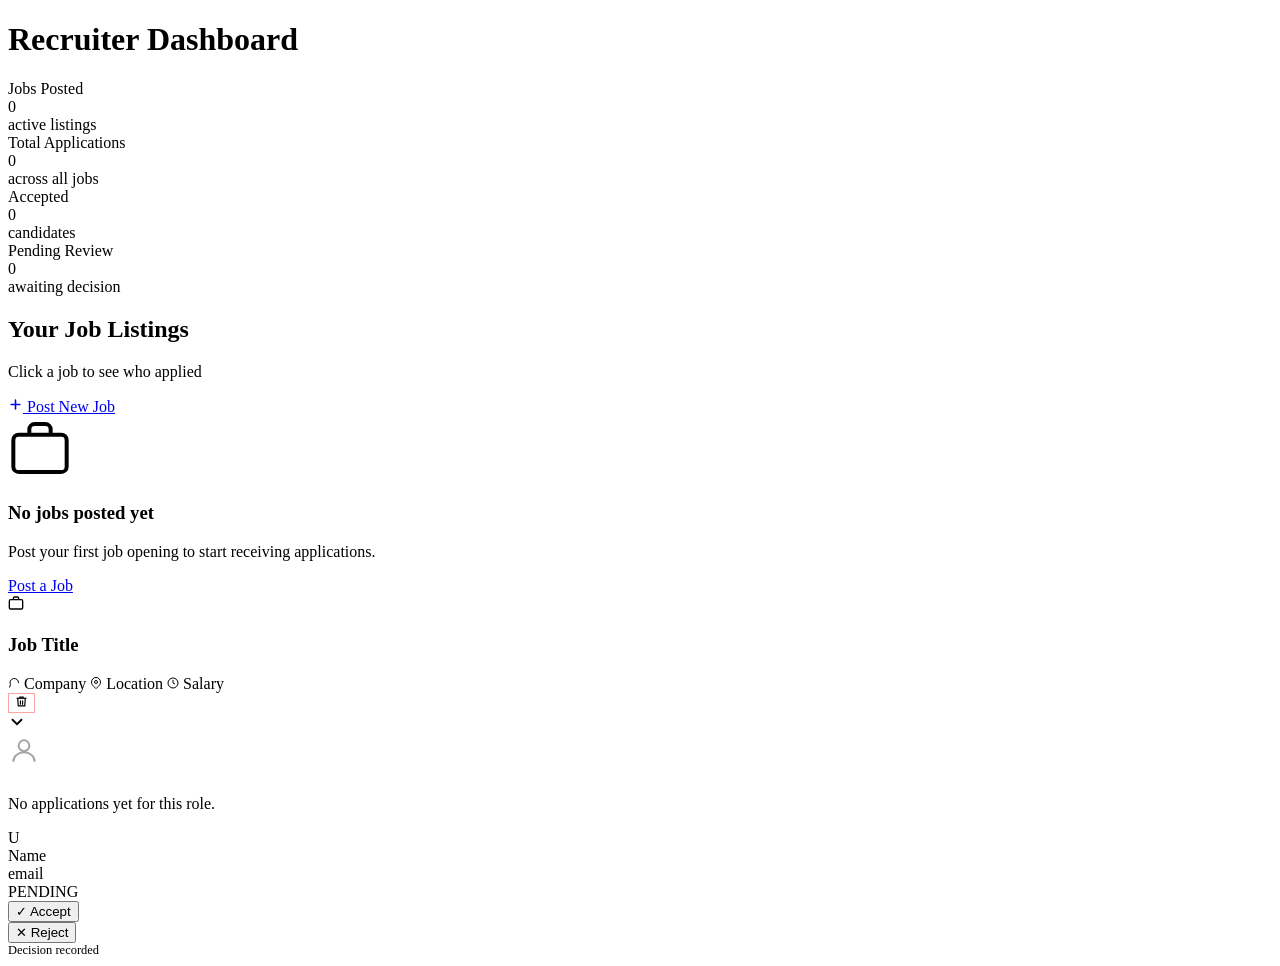
<file: src/main/resources/templates/recruiter-dashboard.html>
<!DOCTYPE html>
<html xmlns:th="http://www.thymeleaf.org" lang="en">
<head>
  <meta charset="UTF-8">
  <meta name="viewport" content="width=device-width, initial-scale=1.0">
  <title>Recruiter Dashboard — Job Portal</title>
  <link rel="stylesheet" th:href="@{/css/style.css}">
</head>
<body>

  <!-- NAV -->
  <div th:replace="~{nav-fragment :: nav}"></div>

  <!-- HERO BAND -->
  <div class="page-hero">
    <h1>Recruiter Dashboard</h1>
    <p th:text="'Welcome back, ' + ${session.userName} + '! Manage your job postings and applicants.'"></p>
  </div>

  <div class="page-body">

    <!-- ── STAT CARDS ── -->
    <div class="dash-stats">

      <div class="stat-card accent-indigo">
        <div class="stat-label">Jobs Posted</div>
        <div class="stat-value" th:text="${jobs.size()}">0</div>
        <div class="stat-sub">active listings</div>
      </div>

      <div class="stat-card accent-amber">
        <div class="stat-label">Total Applications</div>
        <div class="stat-value" th:text="${totalApplications}">0</div>
        <div class="stat-sub">across all jobs</div>
      </div>

      <div class="stat-card accent-green">
        <div class="stat-label">Accepted</div>
        <div class="stat-value" th:text="${totalAccepted}">0</div>
        <div class="stat-sub">candidates</div>
      </div>

      <div class="stat-card accent-red">
        <div class="stat-label">Pending Review</div>
        <div class="stat-value" th:text="${totalPending}">0</div>
        <div class="stat-sub">awaiting decision</div>
      </div>

    </div>

    <!-- ── TOOLBAR ── -->
    <div class="toolbar">
      <div>
        <h2>Your Job Listings</h2>
        <p>Click a job to see who applied</p>
      </div>
      <a href="/post-job" class="btn btn-primary">
        <svg width="15" height="15" fill="none" stroke="currentColor" stroke-width="2.5" viewBox="0 0 24 24">
          <path stroke-linecap="round" d="M12 5v14M5 12h14"/>
        </svg>
        Post New Job
      </a>
    </div>

    <!-- ── EMPTY STATE ── -->
    <div class="empty-state" th:if="${jobs.isEmpty()}">
      <svg width="64" height="64" fill="none" stroke="currentColor" stroke-width="1.5" viewBox="0 0 24 24">
        <rect x="2" y="7" width="20" height="14" rx="2"/>
        <path d="M16 7V5a2 2 0 0 0-2-2h-4a2 2 0 0 0-2 2v2"/>
      </svg>
      <h3>No jobs posted yet</h3>
      <p>Post your first job opening to start receiving applications.</p>
      <a href="/post-job" class="btn btn-primary" style="margin-top:18px;">Post a Job</a>
    </div>

    <!-- ── JOB ACCORDION ── -->
    <div class="job-accordion" th:if="${!jobs.isEmpty()}">

      <div class="job-section" th:each="job : ${jobs}" th:id="'job-' + ${job.id}">

        <!-- Header (clickable) -->
        <div class="job-section-header" th:onclick="'toggleJob(' + ${job.id} + ')'">

          <div class="job-section-title">
            <div class="nav-avatar" style="background:var(--indigo-dim);color:var(--indigo);border-radius:10px;font-size:.8rem;">
              <svg width="16" height="16" fill="none" stroke="currentColor" stroke-width="2" viewBox="0 0 24 24">
                <rect x="2" y="7" width="20" height="14" rx="2"/><path d="M16 7V5a2 2 0 0 0-2-2h-4a2 2 0 0 0-2 2v2"/>
              </svg>
            </div>
            <div>
              <h3 th:text="${job.title}">Job Title</h3>
              <div class="job-section-meta">
                <span>
                  <svg width="12" height="12" fill="none" stroke="currentColor" stroke-width="2" viewBox="0 0 24 24"><path d="M3 21l1.9-5.7A8.5 8.5 0 1 1 21 12"/></svg>
                  <span th:text="${job.company}">Company</span>
                </span>
                <span>
                  <svg width="12" height="12" fill="none" stroke="currentColor" stroke-width="2" viewBox="0 0 24 24"><path d="M21 10c0 7-9 13-9 13S3 17 3 10a9 9 0 0 1 18 0z"/><circle cx="12" cy="10" r="3"/></svg>
                  <span th:text="${job.location}">Location</span>
                </span>
                <span>
                  <svg width="12" height="12" fill="none" stroke="currentColor" stroke-width="2" viewBox="0 0 24 24"><circle cx="12" cy="12" r="10"/><path d="M12 6v6l4 2"/></svg>
                  <span th:text="${job.salary}">Salary</span>
                </span>
              </div>
            </div>
          </div>

          <div class="job-section-actions">
            <span class="badge badge-indigo"
                  th:text="${applicationsByJob[job.id] != null ? applicationsByJob[job.id].size() : 0} + ' applicants'"></span>
            <!-- Delete job -->
            <form th:action="@{/delete-job/{id}(id=${job.id})}" method="post"
                  onsubmit="return confirm('Delete this job? All applications will also be removed.')">
              <button type="submit" class="btn btn-sm"
                      style="background:var(--red-dim);color:var(--red);border:1px solid #fca5a5;" title="Delete job">
                <svg width="13" height="13" fill="none" stroke="currentColor" stroke-width="2.2" viewBox="0 0 24 24">
                  <polyline points="3 6 5 6 21 6"/><path stroke-linecap="round" d="M19 6l-1 14H6L5 6"/>
                  <path stroke-linecap="round" d="M10 11v6M14 11v6M9 6V4h6v2"/>
                </svg>
              </button>
            </form>
            <svg class="chevron" width="18" height="18" fill="none" stroke="currentColor" stroke-width="2.5" viewBox="0 0 24 24">
              <path stroke-linecap="round" d="M6 9l6 6 6-6"/>
            </svg>
          </div>

        </div>

        <!-- Body: applicant list -->
        <div class="job-section-body" th:id="'body-' + ${job.id}">

          <!-- No applicants -->
          <div class="no-applicants"
               th:if="${applicationsByJob[job.id] == null or applicationsByJob[job.id].isEmpty()}">
            <svg width="32" height="32" fill="none" stroke="currentColor" stroke-width="1.5" viewBox="0 0 24 24" style="opacity:.35;margin-bottom:8px">
              <circle cx="12" cy="8" r="4"/><path d="M4 20c0-4 3.6-7 8-7s8 3 8 7"/>
            </svg>
            <p>No applications yet for this role.</p>
          </div>

          <!-- Applicant rows -->
          <div th:each="app : ${applicationsByJob[job.id]}" class="applicant-row">

            <!-- Avatar -->
            <div class="applicant-avatar"
                 th:text="${app.user != null ? #strings.substring(app.user.name,0,1).toUpperCase() : '?'}">U</div>

            <!-- Info -->
            <div class="applicant-info">
              <div class="name" th:text="${app.user != null ? app.user.name : 'Unknown'}">Name</div>
              <div class="email" th:text="${app.user != null ? app.user.email : ''}">email</div>
            </div>

            <!-- Status badge -->
            <span class="badge"
                  th:classappend="${app.status == 'ACCEPTED'} ? 'badge-accepted' : (${app.status == 'REJECTED'} ? 'badge-rejected' : 'badge-pending')"
                  th:text="${app.status}">PENDING</span>

            <!-- Accept / Reject actions (only show when pending) -->
            <div class="applicant-actions" th:if="${app.status == 'PENDING'}">
              <form th:action="@{/application/{id}/accept(id=${app.id})}" method="post">
                <button type="submit" class="btn btn-sm btn-accept">✓ Accept</button>
              </form>
              <form th:action="@{/application/{id}/reject(id=${app.id})}" method="post">
                <button type="submit" class="btn btn-sm btn-reject">✕ Reject</button>
              </form>
            </div>

            <!-- Already decided -->
            <div th:if="${app.status != 'PENDING'}" style="font-size:.78rem;color:var(--slate-400);">
              Decision recorded
            </div>

          </div>
        </div>

      </div>
    </div>

  </div><!-- /page-body -->

  <script>
    function toggleJob(id) {
      const section = document.getElementById('job-' + id);
      section.classList.toggle('open');
    }

    // Auto-open first job on load if there is one
    document.addEventListener('DOMContentLoaded', () => {
      const first = document.querySelector('.job-section');
      if (first) first.classList.add('open');
    });
  </script>

</body>
</html>
</file>
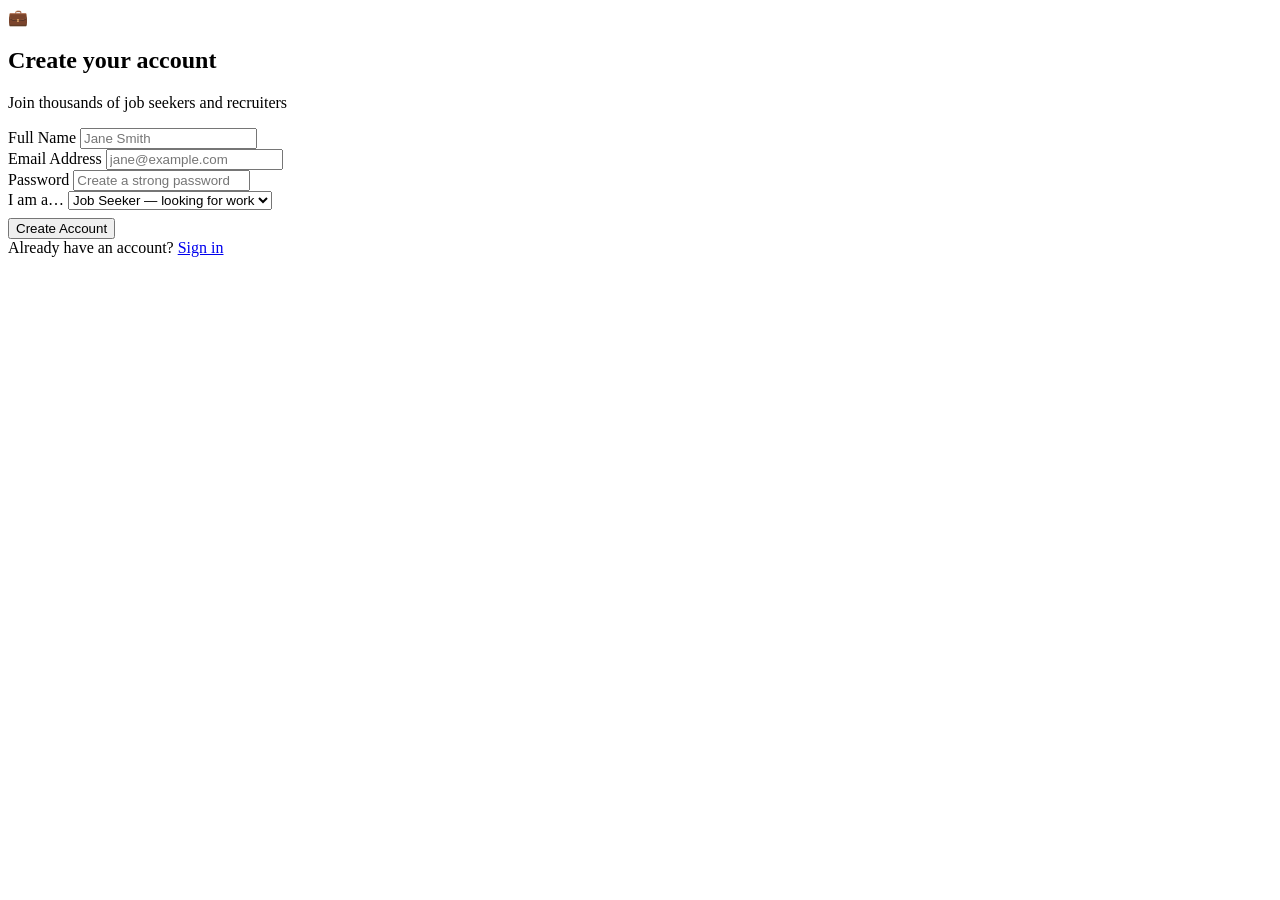
<file: src/main/resources/templates/register.html>
<!DOCTYPE html>
<html xmlns:th="http://www.thymeleaf.org" lang="en">
<head>
  <meta charset="UTF-8">
  <meta name="viewport" content="width=device-width, initial-scale=1.0">
  <title>Register — Job Portal</title>
  <link rel="stylesheet" th:href="@{/css/style.css}">
</head>
<body>

  <div class="auth-wrap">
    <div class="auth-card">

      <div class="auth-logo">
        <div class="logo-icon">💼</div>
        <h2>Create your account</h2>
        <p class="auth-sub">Join thousands of job seekers and recruiters</p>
      </div>

      <form action="/register-user" method="post">

        <div class="form-group">
          <label for="name">Full Name</label>
          <input type="text" id="name" name="name" placeholder="Jane Smith" required>
        </div>

        <div class="form-group">
          <label for="email">Email Address</label>
          <input type="email" id="email" name="email" placeholder="jane@example.com" required>
        </div>

        <div class="form-group">
          <label for="password">Password</label>
          <input type="password" id="password" name="password" placeholder="Create a strong password" required>
        </div>

        <div class="form-group">
          <label for="role">I am a…</label>
          <select id="role" name="role">
            <option value="JOBSEEKER">Job Seeker — looking for work</option>
            <option value="RECRUITER">Recruiter — posting jobs</option>
          </select>
        </div>

        <button type="submit" class="btn btn-primary btn-full" style="margin-top:8px;">
          Create Account
        </button>

      </form>

      <div class="auth-link">
        Already have an account? <a href="/login">Sign in</a>
      </div>

    </div>
  </div>

</body>
</html>
</file>
